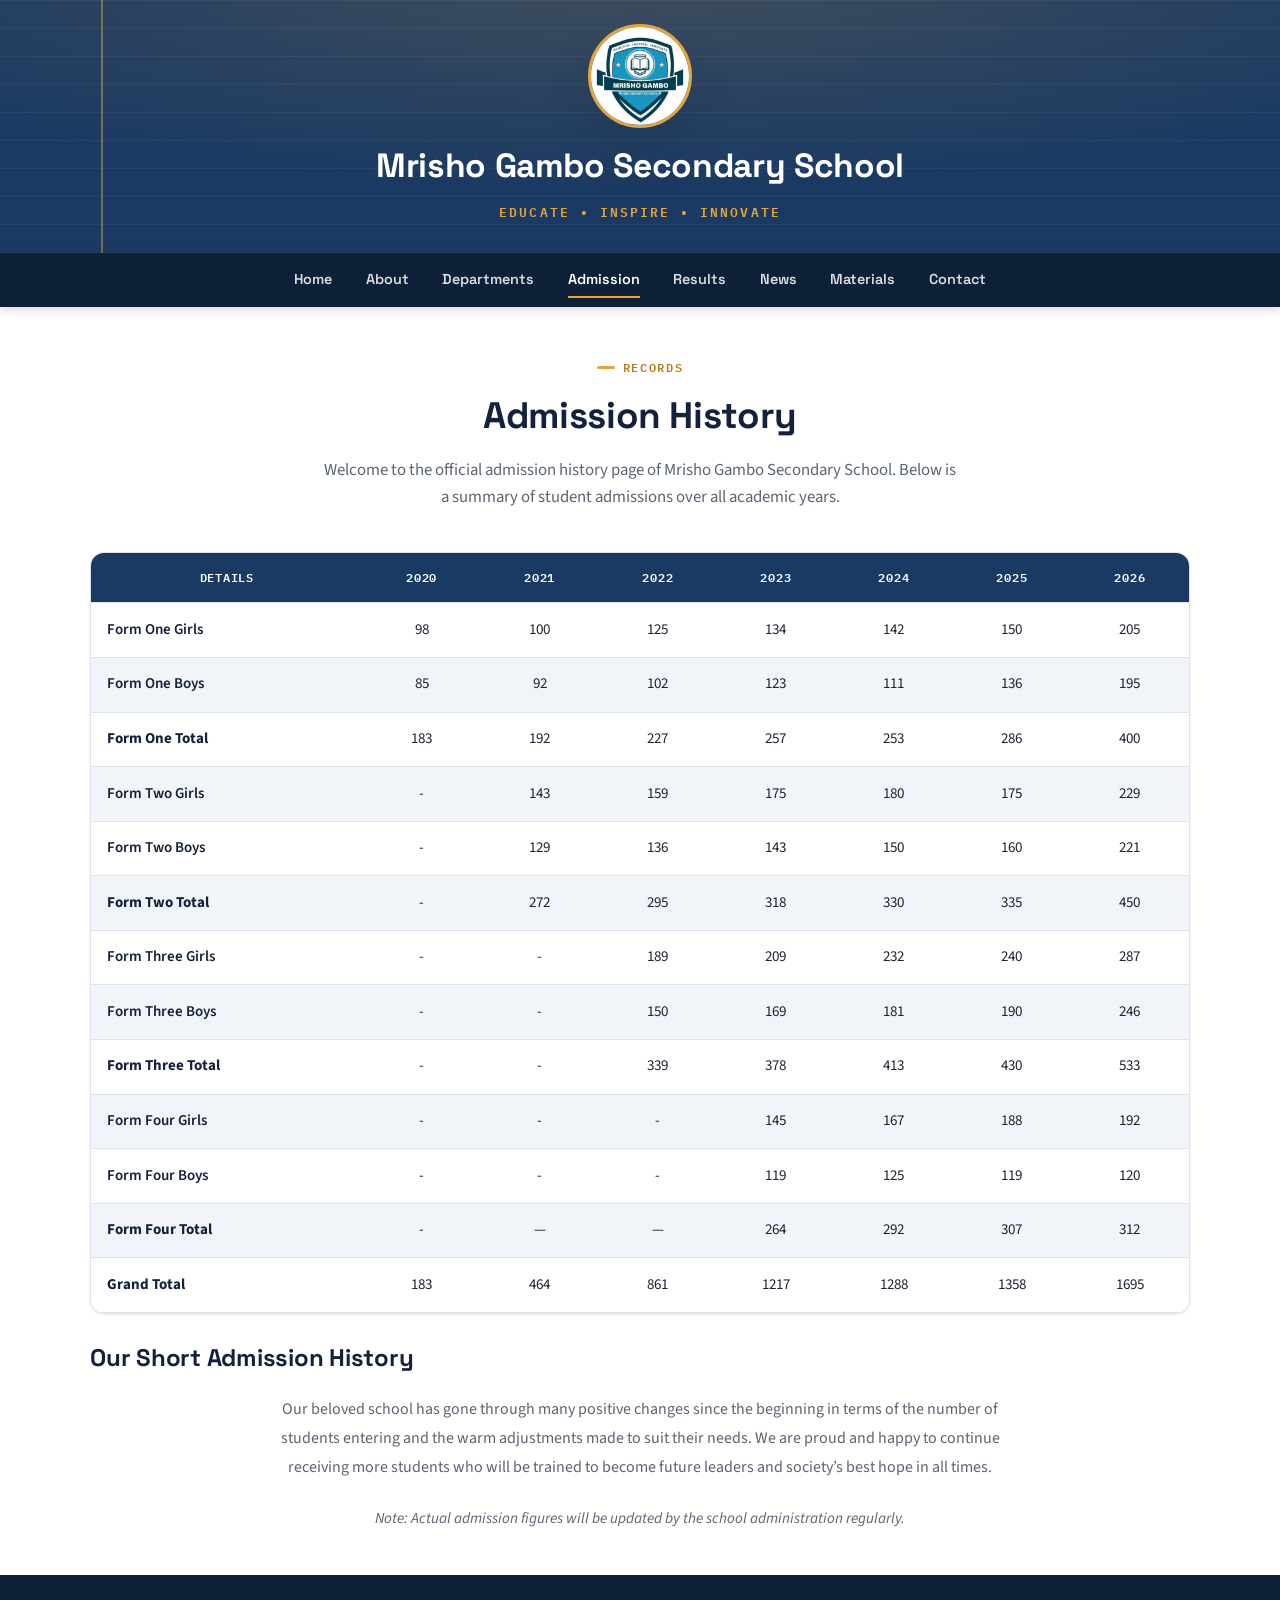
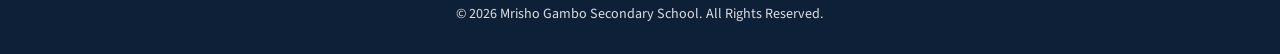
<file: admission.html>
<!DOCTYPE html>
<html lang="en">
<head>
  <meta charset="UTF-8">
  <meta name="viewport" content="width=device-width, initial-scale=1.0">
  <title>Admission | Mrisho Gambo Secondary School</title>
  <link rel="stylesheet" href="style.css">
</head>
<body>

  <header class="site-header">
    <div class="header-inner">
      <img src="school-logo.jpg" alt="Mrisho Gambo Secondary School Logo" class="school-logo">
      <h1>Mrisho Gambo Secondary School</h1>
      <p class="tagline">Educate • Inspire • Innovate</p>
    </div>
  </header>

    <nav class="main-nav">
    <div class="nav-inner">
      <span class="nav-brand">Menu</span>
      <button class="nav-toggle" aria-label="Toggle navigation menu" aria-expanded="false">
        <span></span><span></span><span></span>
      </button>
    </div>
    <ul>
      <li><a href="home.html">Home</a></li>
      <li><a href="about.html">About</a></li>
      <li><a href="departments.html">Departments</a></li>
      <li><a href="admission.html" class="active">Admission</a></li>
      <li><a href="results.html">Results</a></li>
      <li><a href="news.html">News</a></li>
      <li><a href="notes.html">Materials</a></li>
      <li><a href="contact.html">Contact</a></li>
    </ul>
  </nav>

  <main>
    <span class="eyebrow text-center">Records</span>
    <h1 class="page-title">Admission History</h1>
    <p class="page-subtitle">
      Welcome to the official admission history page of Mrisho Gambo Secondary School.
      Below is a summary of student admissions over all academic years.
    </p>

    <div class="table-wrap">
      <table>
        <thead>
          <tr>
            <th>Details</th>
            <th>2020</th>
            <th>2021</th>
            <th>2022</th>
            <th>2023</th>
            <th>2024</th>
            <th>2025</th>
            <th>2026</th>
          </tr>
        </thead>
        <tbody>
          <tr>
            <td>Form One Girls</td>
            <td>98</td><td>100</td><td>125</td><td>134</td><td>142</td><td>150</td><td>205</td>
          </tr>
          <tr>
            <td>Form One Boys</td>
            <td>85</td><td>92</td><td>102</td><td>123</td><td>111</td><td>136</td><td>195</td>
          </tr>
          <tr>
            <td><strong>Form One Total</strong></td>
            <td>183</td><td>192</td><td>227</td><td>257</td><td>253</td><td>286</td><td>400</td>
          </tr>
          <tr>
            <td>Form Two Girls</td>
            <td>-</td><td>143</td><td>159</td><td>175</td><td>180</td><td>175</td><td>229</td>
          </tr>
          <tr>
            <td>Form Two Boys</td>
            <td>-</td><td>129</td><td>136</td><td>143</td><td>150</td><td>160</td><td>221</td>
          </tr>
          <tr>
            <td><strong>Form Two Total</strong></td>
            <td>-</td><td>272</td><td>295</td><td>318</td><td>330</td><td>335</td><td>450</td>
          </tr>
          <tr>
            <td>Form Three Girls</td>
            <td>-</td><td>-</td><td>189</td><td>209</td><td>232</td><td>240</td><td>287</td>
          </tr>
          <tr>
            <td>Form Three Boys</td>
            <td>-</td><td>-</td><td>150</td><td>169</td><td>181</td><td>190</td><td>246</td>
          </tr>
          <tr>
            <td><strong>Form Three Total</strong></td>
            <td>-</td><td>-</td><td>339</td><td>378</td><td>413</td><td>430</td><td>533</td>
          </tr>
          <tr>
            <td>Form Four Girls</td>
            <td>-</td><td>-</td><td>-</td><td>145</td><td>167</td><td>188</td><td>192</td>
          </tr>
          <tr>
            <td>Form Four Boys</td>
            <td>-</td><td>-</td><td>-</td><td>119</td><td>125</td><td>119</td><td>120</td>
          </tr>
          <tr>
            <td><strong>Form Four Total</strong></td>
            <td>-</td><td>—</td><td>—</td><td>264</td><td>292</td><td>307</td><td>312</td>
          </tr>
          <tr>
            <td><strong>Grand Total</strong></td>
            <td>183</td><td>464</td><td>861</td><td>1217</td><td>1288</td><td>1358</td><td>1695</td>
          </tr>
        </tbody>
      </table>
    </div>

    <section class="mt-2">
      <h2>Our Short Admission History</h2>
      <p class="max-w-prose mx-auto text-muted leading-relaxed text-center">
        Our beloved school has gone through many positive changes since the beginning in terms of the number of students
        entering and the warm adjustments made to suit their needs. We are proud and happy to continue
        receiving more students who will be trained to become future leaders and society’s best hope in all times.
      </p>
      <p class="text-center mt-2 text-muted" style="font-size:0.95rem;">
        <em>Note: Actual admission figures will be updated by the school administration regularly.</em>
      </p>
    </section>
  </main>

  <footer class="site-footer">
    <p>&copy; 2026 Mrisho Gambo Secondary School. All Rights Reserved.</p>
  </footer>

  <script src="site.js" defer></script>
</body>
</html>
</file>
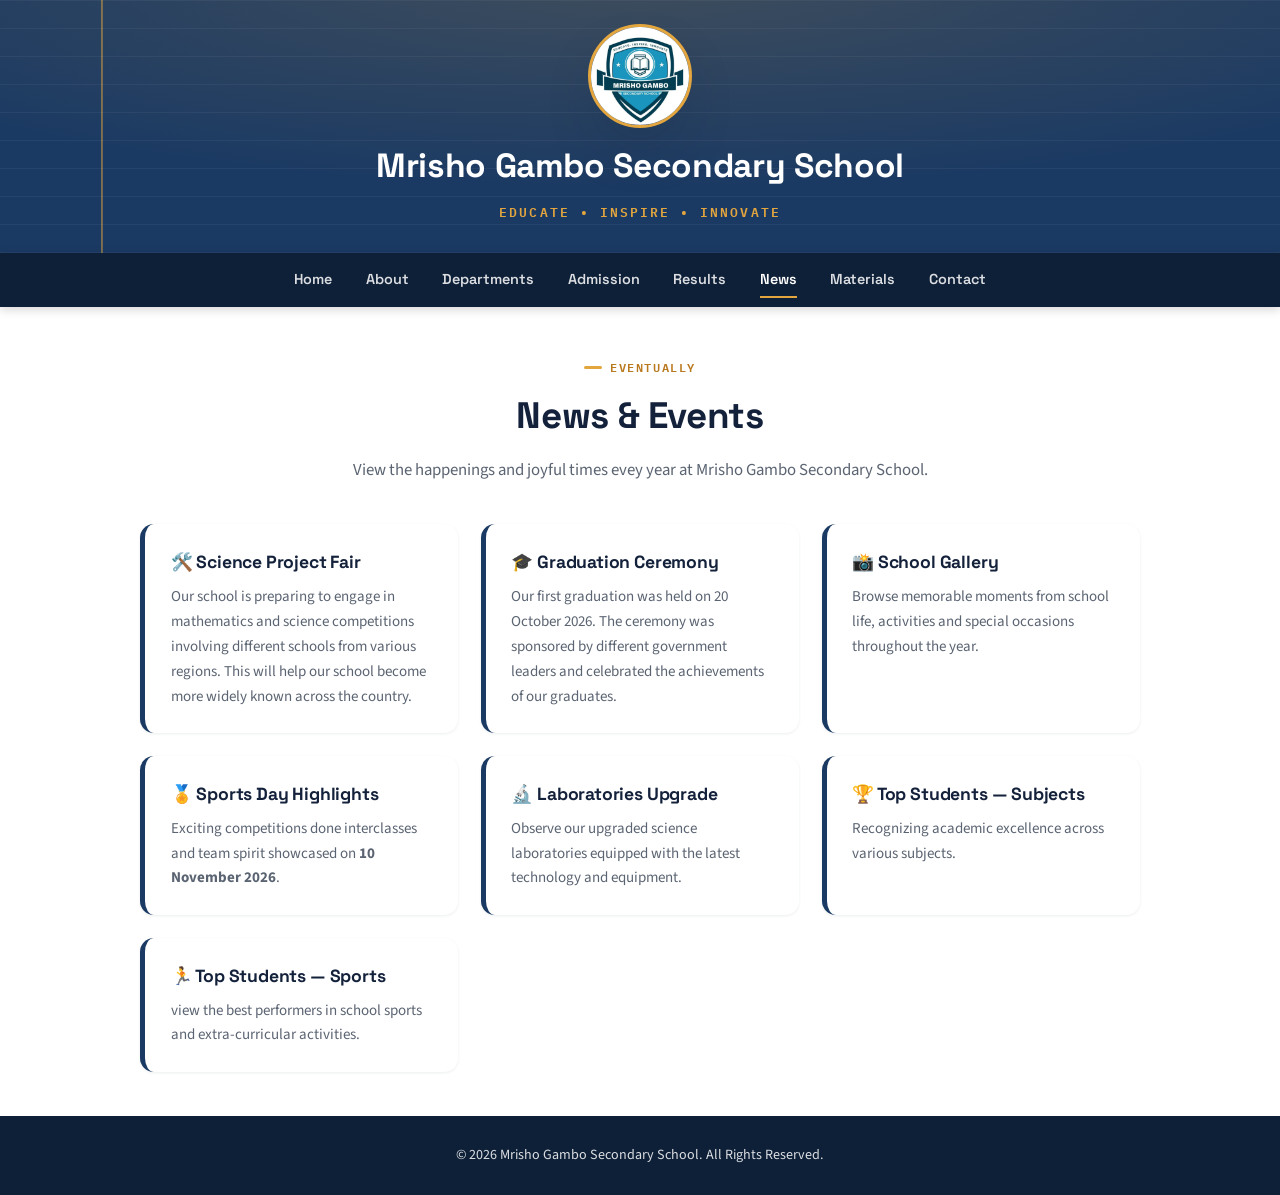
<file: news.html>
<!DOCTYPE html>
<html lang="en">
<head>
  <meta charset="UTF-8">
  <meta name="viewport" content="width=device-width, initial-scale=1.0">
  <title>News & Events | Mrisho Gambo Secondary School</title>
  <link rel="stylesheet" href="style.css">
</head>
<body>

  <header class="site-header">
    <div class="header-inner">
      <img src="school-logo.jpg" alt="Mrisho Gambo Secondary School Logo" class="school-logo">
      <h1>Mrisho Gambo Secondary School</h1>
      <p class="tagline">Educate • Inspire • Innovate</p>
    </div>
  </header>

    <nav class="main-nav">
    <div class="nav-inner">
      <span class="nav-brand">Menu</span>
      <button class="nav-toggle" aria-label="Toggle navigation menu" aria-expanded="false">
        <span></span><span></span><span></span>
      </button>
    </div>
    <ul>
      <li><a href="home.html">Home</a></li>
      <li><a href="about.html">About</a></li>
      <li><a href="departments.html">Departments</a></li>
      <li><a href="admission.html">Admission</a></li>
      <li><a href="results.html">Results</a></li>
      <li><a href="news.html" class="active">News</a></li>
      <li><a href="notes.html">Materials</a></li>
      <li><a href="contact.html">Contact</a></li>
    </ul>
  </nav>

  <main>
    <span class="eyebrow text-center">Eventually</span>
    <h1 class="page-title">News & Events</h1>
    <p class="page-subtitle">View the happenings and joyful times evey year at Mrisho Gambo Secondary School.</p>

    <div class="news-list">
      <div class="news-item">
        <h3>🛠️ <a href="javascript:void(0)" class="openModal" data-modal="projectsModal">Science Project Fair</a></h3>
        <p>Our school is preparing to engage in mathematics and science competitions involving different schools from various regions. This will help our school become more widely known across the country.</p>
      </div>

      <div class="news-item">
        <h3>🎓 <a href="javascript:void(0)" class="openModal" data-modal="graduationModal">Graduation Ceremony</a></h3>
        <p>Our first graduation was held on 20 October 2026. The ceremony was sponsored by different government leaders and celebrated the achievements of our graduates.</p>
      </div>

      <div class="news-item">
        <h3>📸 <a href="javascript:void(0)" class="openModal" data-modal="galleryModal">School Gallery</a></h3>
        <p>Browse memorable moments from school life, activities and special occasions throughout the year.</p>
      </div>

      <div class="news-item">
        <h3>🏅 <a href="javascript:void(0)" class="openModal" data-modal="sportsModal">Sports Day Highlights</a></h3>
        <p>Exciting competitions done interclasses and team spirit showcased on <strong>10 November 2026</strong>.</p>
      </div>

      <div class="news-item">
        <h3>🔬 <a href="javascript:void(0)" class="openModal" data-modal="labsModal">Laboratories Upgrade</a></h3>
        <p>Observe our upgraded science laboratories equipped with the latest technology and equipment.</p>
      </div>

      <div class="news-item">
        <h3>🏆 <a href="javascript:void(0)" class="openModal" data-modal="bestSubjectsModal">Top Students — Subjects</a></h3>
        <p>Recognizing academic excellence across various subjects.</p>
      </div>

      <div class="news-item">
        <h3>🏃 <a href="javascript:void(0)" class="openModal" data-modal="bestSportsModal">Top Students — Sports</a></h3>
        <p>view the best performers in school sports and extra-curricular activities.</p>
      </div>
    </div>
  </main>

  <!-- Modals -->
  <div id="projectsModal" class="modal">
    <div class="modal-content">
      <h2>Science Project Fair</h2>
      <img loading="lazy" src="a.jpg" alt="Science Project">
      <img loading="lazy" src="b.jpg" alt="Science Project">
      <img loading="lazy" src="c.jpg" alt="Science Project">
      <img loading="lazy" src="e.jpg" alt="Science Project">
      <img loading="lazy" src="f.jpg" alt="Science Project">
      <button class="close-btn">Close</button>
    </div>
  </div>

  <div id="graduationModal" class="modal">
    <div class="modal-content">
      <h2>Graduation Ceremony</h2>
      <img loading="lazy" src="a.jpg" alt="Graduation">
      <img loading="lazy" src="b.jpg" alt="Graduation">
      <img loading="lazy" src="c.jpg" alt="Graduation">
      <img loading="lazy" src="g.jpg" alt="Graduation">
      <button class="close-btn">Close</button>
    </div>
  </div>

  <div id="galleryModal" class="modal">
    <div class="modal-content">
      <h2>School Gallery</h2>
      <img loading="lazy" src="a.jpg" alt="Gallery">
      <img loading="lazy" src="b.jpg" alt="Gallery">
      <img loading="lazy" src="c.jpg" alt="Gallery">
      <img loading="lazy" src="e.jpg" alt="Gallery">
      <img loading="lazy" src="f.jpg" alt="Gallery">
      <img loading="lazy" src="g.jpg" alt="Gallery">
      <img loading="lazy" src="h.jpg" alt="Gallery">
      <button class="close-btn">Close</button>
    </div>
  </div>

  <div id="sportsModal" class="modal">
    <div class="modal-content">
      <h2>Sports Day Highlights</h2>
      <img loading="lazy" src="a.jpg" alt="Sports">
      <img loading="lazy" src="b.jpg" alt="Sports">
      <img loading="lazy" src="c.jpg" alt="Sports">
      <button class="close-btn">Close</button>
    </div>
  </div>

  <div id="labsModal" class="modal">
    <div class="modal-content">
      <h2>Laboratories Upgrade</h2>
      <img loading="lazy" src="a.jpg" alt="Lab">
      <img loading="lazy" src="b.jpg" alt="Lab">
      <img loading="lazy" src="c.jpg" alt="Lab">
      <button class="close-btn">Close</button>
    </div>
  </div>

  <div id="bestSubjectsModal" class="modal">
    <div class="modal-content">
      <h2>Best Students in Various Subjects</h2>
      <ul>
        <li><strong>Mathematics:</strong> Doreen Edward</li>
        <li><strong>Physics:</strong> Muzne Mohamedy</li>
        <li><strong>English:</strong> Elizabeth Charles</li>
        <li><strong>History:</strong> Vaileth Samora</li>
        <li><strong>Chemistry:</strong> Maureen Eliphas</li>
        <li><strong>Biology:</strong> Doreen Edward</li>
        <li><strong>Geography:</strong> Muzne Mohamedy</li>
        <li><strong>ICS:</strong> Elizabeth Charles</li>
        <li><strong>Civics:</strong> Vaileth Samora</li>
        <li><strong>Kiswahili:</strong> Maureen Eliphas</li>
        <li><strong>Bookkeeping:</strong> Doreen Edward</li>
        <li><strong>Commerce:</strong> Muzne Mohamedy</li>
        <li><strong>Literature:</strong> Elizabeth Charles</li>
      </ul>
      <button class="close-btn">Close</button>
    </div>
  </div>

  <div id="bestSportsModal" class="modal">
    <div class="modal-content">
      <h2>Best Students in Sports</h2>
      <ul>
        <li><strong>Soccer:</strong> Aisha Haruna</li>
        <li><strong>Netball:</strong> Aisha Haruna</li>
        <li><strong>Cleanliness:</strong> Aisha Haruna</li>
        <li><strong>Best Participant:</strong> Aisha Haruna</li>
        <li><strong>Discipline:</strong> Aisha Haruna</li>
      </ul>
      <button class="close-btn">Close</button>
    </div>
  </div>

  <footer class="site-footer">
    <p>&copy; 2026 Mrisho Gambo Secondary School. All Rights Reserved.</p>
  </footer>

  <script>
    const modals = document.querySelectorAll('.modal');
    const openLinks = document.querySelectorAll('.openModal');

    openLinks.forEach(link => {
      link.addEventListener('click', () => {
        const id = link.getAttribute('data-modal');
        document.getElementById(id).style.display = 'block';
      });
    });

    modals.forEach(modal => {
      const btn = modal.querySelector('.close-btn');
      if (btn) btn.addEventListener('click', () => modal.style.display = 'none');
    });

    window.addEventListener('click', e => {
      modals.forEach(m => { if (e.target === m) m.style.display = 'none'; });
    });

    window.addEventListener('keydown', e => {
      if (e.key === 'Escape') modals.forEach(m => m.style.display = 'none');
    });
  </script>

  <script src="site.js" defer></script>
</body>
</html>
</file>
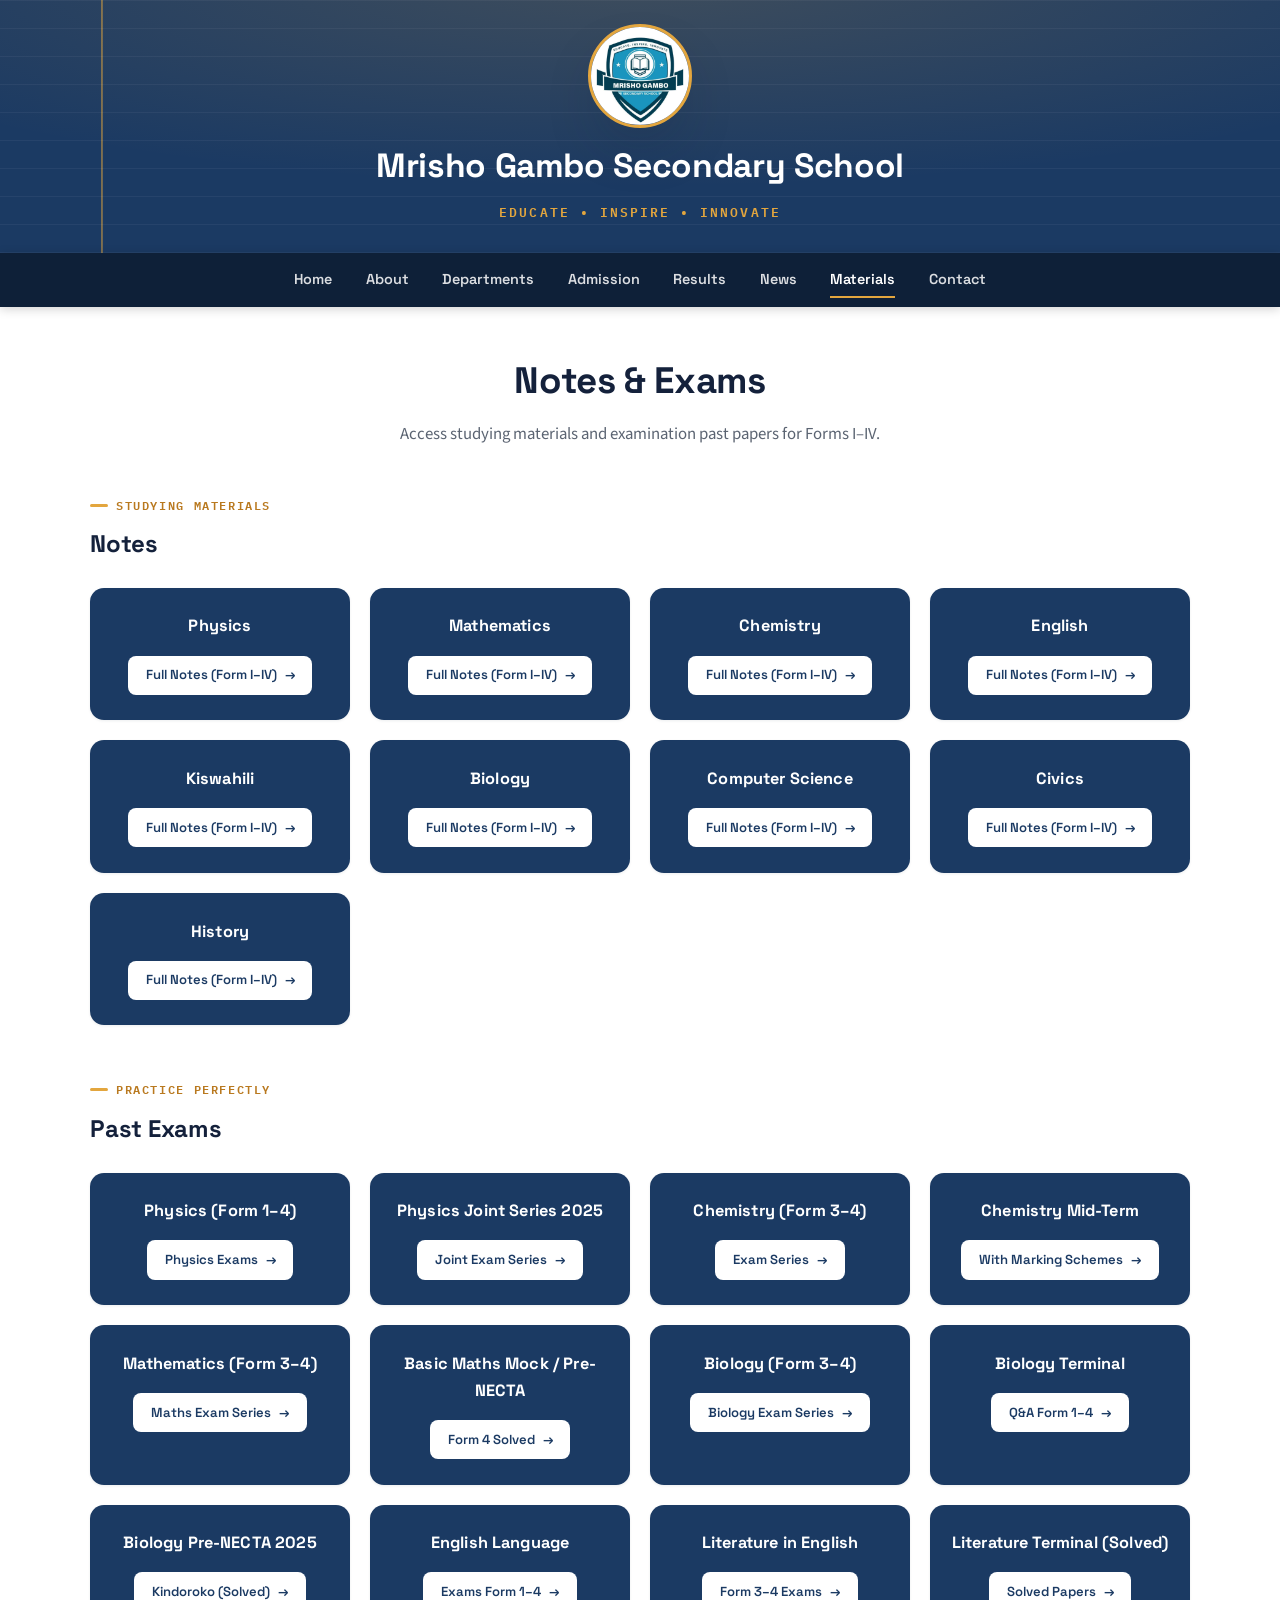
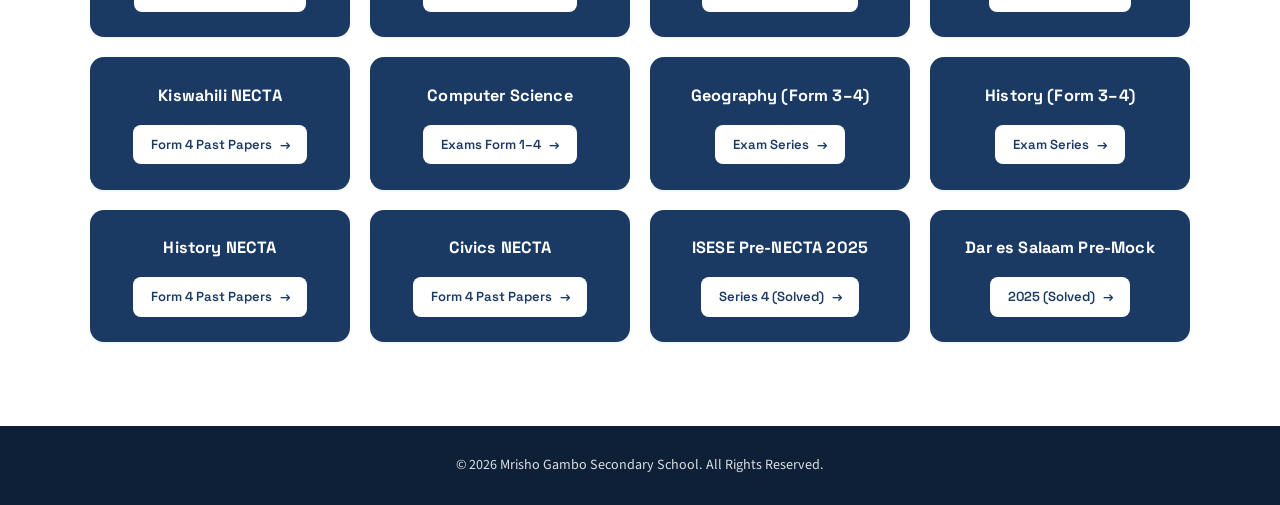
<file: notes.html>
<!DOCTYPE html>
<html lang="en">
<head>
  <meta charset="UTF-8">
  <meta name="viewport" content="width=device-width, initial-scale=1.0">
  <title>Notes & Exams | Mrisho Gambo Secondary School</title>
  <link rel="stylesheet" href="style.css">
</head>
<body>

  <header class="site-header">
    <div class="header-inner">
      <img src="school-logo.jpg" alt="Mrisho Gambo Secondary School Logo" class="school-logo">
      <h1>Mrisho Gambo Secondary School</h1>
      <p class="tagline">Educate • Inspire • Innovate</p>
    </div>
  </header>

    <nav class="main-nav">
    <div class="nav-inner">
      <span class="nav-brand">Menu</span>
      <button class="nav-toggle" aria-label="Toggle navigation menu" aria-expanded="false">
        <span></span><span></span><span></span>
      </button>
    </div>
    <ul>
      <li><a href="home.html">Home</a></li>
      <li><a href="about.html">About</a></li>
      <li><a href="departments.html">Departments</a></li>
      <li><a href="admission.html">Admission</a></li>
      <li><a href="results.html">Results</a></li>
      <li><a href="news.html">News</a></li>
      <li><a href="notes.html" class="active">Materials</a></li>
      <li><a href="contact.html">Contact</a></li>
    </ul>
  </nav>

  <main>
    <h1 class="page-title">Notes & Exams</h1>
    <p class="page-subtitle">Access studying materials and examination  past papers for Forms I–IV.</p>

    <section>
      <span class="eyebrow">Studying materials</span>
      <h2>Notes</h2>
      <div class="materials-grid">
        <div class="material-card">
          <h3>Physics</h3>
          <a class="btn" href="https://wazaelimu.com/Physical/" target="_blank" rel="noopener">Full Notes (Form I–IV)</a>
        </div>
        <div class="material-card">
          <h3>Mathematics</h3>
          <a class="btn" href="https://wazaelimu.com/Math/" target="_blank" rel="noopener">Full Notes (Form I–IV)</a>
        </div>
        <div class="material-card">
          <h3>Chemistry</h3>
          <a class="btn" href="https://wazaelimu.com/Chemistrylevel-form-1-4/" target="_blank" rel="noopener">Full Notes (Form I–IV)</a>
        </div>
        <div class="material-card">
          <h3>English</h3>
          <a class="btn" href="https://wazaelimu.com/english-full-notes-ordinary-level-form-1-4/" target="_blank" rel="noopener">Full Notes (Form I–IV)</a>
        </div>
        <div class="material-card">
          <h3>Kiswahili</h3>
          <a class="btn" href="https://wazaelimu.com/notes-za-kiswahili-form-1-mada-zote/" target="_blank" rel="noopener">Full Notes (Form I–IV)</a>
        </div>
        <div class="material-card">
          <h3>Biology</h3>
          <a class="btn" href="https://wazaelimu.com/Biology/" target="_blank" rel="noopener">Full Notes (Form I–IV)</a>
        </div>
        <div class="material-card">
          <h3>Computer Science</h3>
          <a class="btn" href="https://wazaelimu.com/computer-science/" target="_blank" rel="noopener">Full Notes (Form I–IV)</a>
        </div>
        <div class="material-card">
          <h3>Civics</h3>
          <a class="btn" href="https://wazaelimu.com/Civics/" target="_blank" rel="noopener">Full Notes (Form I–IV)</a>
        </div>
        <div class="material-card">
          <h3>History</h3>
          <a class="btn" href="https://wazaelimu.com/History/" target="_blank" rel="noopener">Full Notes (Form I–IV)</a>
        </div>
      </div>
    </section>

    <section>
      <span class="eyebrow">Practice Perfectly</span>
      <h2>Past Exams</h2>
      <div class="materials-grid">
        <div class="material-card">
          <h3>Physics (Form 1–4)</h3>
          <a class="btn" href="https://wazaelimu.com/physics-form-1-4-midterm-terminal-annual-exams/" target="_blank" rel="noopener">Physics Exams</a>
        </div>
        <div class="material-card">
          <h3>Physics Joint Series 2025</h3>
          <a class="btn" href="https://wazaelimu.com/physics-form-1-4-joint-examination-series-2025/" target="_blank" rel="noopener">Joint Exam Series</a>
        </div>
        <div class="material-card">
          <h3>Chemistry (Form 3–4)</h3>
          <a class="btn" href="https://wazaelimu.com/chemistry-examination-series-form-3-4/" target="_blank" rel="noopener">Exam Series</a>
        </div>
        <div class="material-card">
          <h3>Chemistry Mid-Term</h3>
          <a class="btn" href="https://wazaelimu.com/chemistry-mid-term-exams-form-1-4-with-marking-scchemes/" target="_blank" rel="noopener">With Marking Schemes</a>
        </div>
        <div class="material-card">
          <h3>Mathematics (Form 3–4)</h3>
          <a class="btn" href="https://wazaelimu.com/mathematics-form-3-4-exams-series-mock-pre-necta-joints-solved/" target="_blank" rel="noopener">Maths Exam Series</a>
        </div>
        <div class="material-card">
          <h3>Basic Maths Mock / Pre-NECTA</h3>
          <a class="btn" href="https://wazaelimu.com/basic-mathematics-mock-pre-necta-solved-form-4/" target="_blank" rel="noopener">Form 4 Solved</a>
        </div>
        <div class="material-card">
          <h3>Biology (Form 3–4)</h3>
          <a class="btn" href="https://wazaelimu.com/biology-exam-series-form-3-4-mock-pre-necta-joints-solved/" target="_blank" rel="noopener">Biology Exam Series</a>
        </div>
        <div class="material-card">
          <h3>Biology Terminal</h3>
          <a class="btn" href="https://wazaelimu.com/biology-terminal-exams-form-1-4-questions-with-answers/" target="_blank" rel="noopener">Q&A Form 1–4</a>
        </div>
        <div class="material-card">
          <h3>Biology Pre-NECTA 2025</h3>
          <a class="btn" href="https://wazaelimu.com/biology-form-four-pre-necta-kindoroko-girls-2025-with-marking-schemes/" target="_blank" rel="noopener">Kindoroko (Solved)</a>
        </div>
        <div class="material-card">
          <h3>English Language</h3>
          <a class="btn" href="https://wazaelimu.com/english-language-form-1-4-midterm-terminal-annual-exams/" target="_blank" rel="noopener">Exams Form 1–4</a>
        </div>
        <div class="material-card">
          <h3>Literature in English</h3>
          <a class="btn" href="https://wazaelimu.com/literature-in-english-form-3-4-midterm-terminal-annual-exams/" target="_blank" rel="noopener">Form 3–4 Exams</a>
        </div>
        <div class="material-card">
          <h3>Literature Terminal (Solved)</h3>
          <a class="btn" href="https://wazaelimu.com/literature-in-english-terminal-exam-form-3-4-solved/" target="_blank" rel="noopener">Solved Papers</a>
        </div>
        <div class="material-card">
          <h3>Kiswahili NECTA</h3>
          <a class="btn" href="https://wazaelimu.com/kiswahili-studies-necta-past-papers-form-4-download/" target="_blank" rel="noopener">Form 4 Past Papers</a>
        </div>
        <div class="material-card">
          <h3>Computer Science</h3>
          <a class="btn" href="https://wazaelimu.com/computer-science-form-1-4-midterm-terminal-annual-exams/" target="_blank" rel="noopener">Exams Form 1–4</a>
        </div>
        <div class="material-card">
          <h3>Geography (Form 3–4)</h3>
          <a class="btn" href="https://wazaelimu.com/geography-exam-series-form-3-4-mock-pre-necta-joints-solved/" target="_blank" rel="noopener">Exam Series</a>
        </div>
        <div class="material-card">
          <h3>History (Form 3–4)</h3>
          <a class="btn" href="https://wazaelimu.com/history-exam-series-form-3-4-mock-pre-necta-joints-solved/" target="_blank" rel="noopener">Exam Series</a>
        </div>
        <div class="material-card">
          <h3>History NECTA</h3>
          <a class="btn" href="https://wazaelimu.com/history-necta-past-papers-form-4-download/" target="_blank" rel="noopener">Form 4 Past Papers</a>
        </div>
        <div class="material-card">
          <h3>Civics NECTA</h3>
          <a class="btn" href="https://wazaelimu.com/civics-necta-past-papers-form-4-civics-download/" target="_blank" rel="noopener">Form 4 Past Papers</a>
        </div>
        <div class="material-card">
          <h3>ISESE Pre-NECTA 2025</h3>
          <a class="btn" href="https://wazaelimu.com/form-four-pre-necta-isese-series-4-2025-with-marking-schemes/" target="_blank" rel="noopener">Series 4 (Solved)</a>
        </div>
        <div class="material-card">
          <h3>Dar es Salaam Pre-Mock</h3>
          <a class="btn" href="https://wazaelimu.com/form-four-pre-mock-exam-dar-es-salaam-2025-with-marking-schemes/" target="_blank" rel="noopener">2025 (Solved)</a>
        </div>
      </div>
    </section>
  </main>

  <footer class="site-footer">
    <p>&copy; 2026 Mrisho Gambo Secondary School. All Rights Reserved.</p>
  </footer>

  <script src="site.js" defer></script>
</body>
</html>
</file>
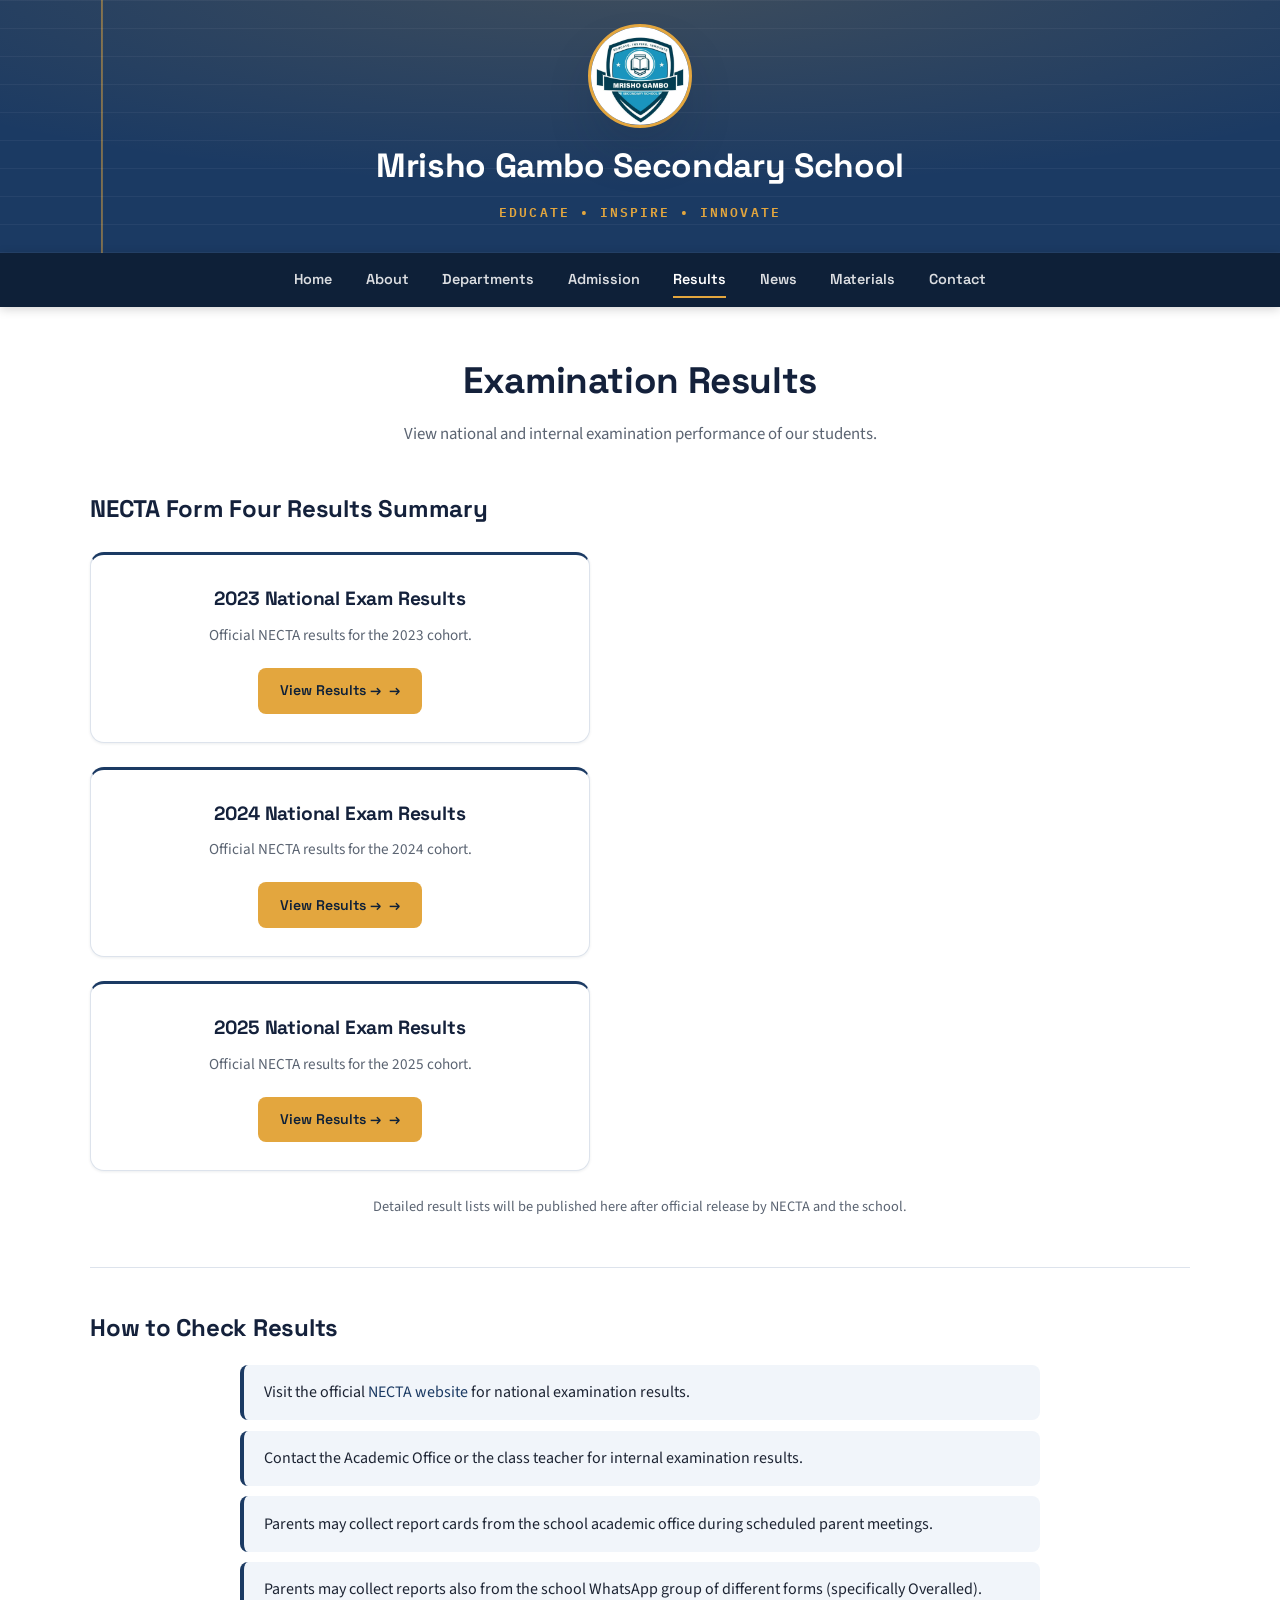
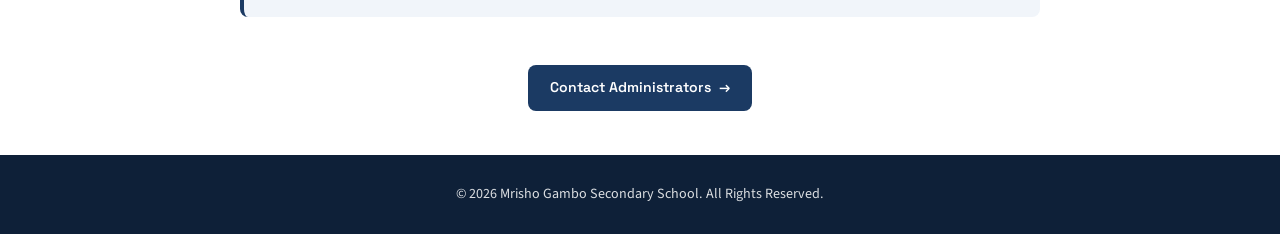
<file: results.html>
<!DOCTYPE html>
<html lang="en">
<head>
  <meta charset="UTF-8">
  <meta name="viewport" content="width=device-width, initial-scale=1.0">
  <title>Results | Mrisho Gambo Secondary School</title>
  <link rel="stylesheet" href="style.css">
  <link rel="icon" href="favicon.svg" type="image/svg+xml">
  <script src="analytics.js"></script>
</head>
<body>

  <header class="site-header">
    <div class="header-inner">
      <img src="school-logo.jpg" alt="Mrisho Gambo Secondary School Logo" class="school-logo">
      <h1>Mrisho Gambo Secondary School</h1>
      <p class="tagline">Educate &bull; Inspire &bull; Innovate</p>
    </div>
  </header>

    <nav class="main-nav">
    <div class="nav-inner">
      <span class="nav-brand">Menu</span>
      <button class="nav-toggle" aria-label="Toggle navigation menu" aria-expanded="false">
        <span></span><span></span><span></span>
      </button>
    </div>
    <ul>
      <li><a href="home.html">Home</a></li>
      <li><a href="about.html">About</a></li>
      <li><a href="departments.html">Departments</a></li>
      <li><a href="admission.html">Admission</a></li>
      <li><a href="results.html" class="active">Results</a></li>
      <li><a href="news.html">News</a></li>
      <li><a href="notes.html">Materials</a></li>
      <li><a href="contact.html">Contact</a></li>
    </ul>
  </nav>

  <main>
    <h1 class="page-title">Examination Results</h1>
    <p class="page-subtitle">View national and internal examination performance of our students.</p>

    <section>
      <h2>NECTA Form Four Results Summary</h2>

      <div class="card-grid" style="max-width:500px;">
        <div class="card" style="text-align:center;">
          <h3>2023 National Exam Results</h3>
          <p>Official NECTA results for the 2023 cohort.</p>
          <a href="https://onlinesys.necta.go.tz/results/2023/csee/results/s5930.htm" target="_blank" rel="noopener" class="btn btn-accent">View Results &rarr;</a>
        </div>
        <div class="card" style="text-align:center;">
          <h3>2024 National Exam Results</h3>
          <p>Official NECTA results for the 2024 cohort.</p>
          <a href="https://onlinesys.necta.go.tz/results/2024/csee/results/s5930.htm" target="_blank" rel="noopener" class="btn btn-accent">View Results &rarr;</a>
        </div>
        <div class="card" style="text-align:center;">
          <h3>2025 National Exam Results</h3>
          <p>Official NECTA results for the 2025 cohort.</p>
          <a href="https://onlinesys.necta.go.tz/results/2025/csee/results/s5930.htm" target="_blank" rel="noopener" class="btn btn-accent">View Results &rarr;</a>
        </div>
      </div>
      
      <p class="text-center note-sm mt-2">
        Detailed result lists will be published here after official release by NECTA and the school.
      </p>
    </section>

    <hr>

    <section>
      <h2>How to Check Results</h2>
      <ul class="content-list">
        <li>Visit the official <a href="https://www.necta.go.tz" target="_blank" rel="noopener">NECTA website</a> for national examination results.</li>
        <li>Contact the Academic Office or the class teacher for internal examination results.</li>
        <li>Parents may collect report cards from the school academic office during scheduled parent meetings.</li>
        <li>Parents may collect reports also from the school WhatsApp group of different forms (specifically Overalled).</li>
      </ul>
    </section>

    <section class="text-center mt-2">
      <a href="contact.html" class="btn">Contact Administrators</a>
    </section>
  </main>

  <footer class="site-footer">
    <p>&copy; 2026 Mrisho Gambo Secondary School. All Rights Reserved.</p>
  </footer>

  <script src="site.js" defer></script>
</body>
</html>
</file>
<file: style.css>
/* ==================================================================
   Mrisho Gambo Secondary School — Shared Styles
   Design system: exercise-book ruled margins, brass gold + deep
   indigo, Space Grotesk headings over Source Sans body copy.
   ================================================================== */

@import url('https://fonts.googleapis.com/css2?family=Space+Grotesk:wght@500;600;700&family=Source+Sans+3:wght@400;500;600;700&family=Source+Serif+4:ital,opsz,wght@0,8..60,500;1,8..60,500&family=IBM+Plex+Mono:wght@500;600&display=swap');

:root {
  /* Color */
  --ink: #14213b;
  --indigo: #1b3a63;
  --indigo-deep: #0e2038;
  --gold: #e3a63e;
  --gold-deep: #b9791f;
  --leaf: #2f7a56;
  --leaf-deep: #21573d;
  --paper: #ffffff;
  --panel: #f1f5fa;
  --panel-deep: #e7edf5;
  --line: #dde3ec;
  --text: #1d2433;
  --text-muted: #5b6472;

  /* Elevation */
  --shadow-sm: 0 1px 3px rgba(14, 32, 56, 0.08);
  --shadow: 0 10px 28px -12px rgba(14, 32, 56, 0.22);
  --shadow-lg: 0 26px 60px -18px rgba(14, 32, 56, 0.3);

  /* Shape / motion */
  --radius-sm: 8px;
  --radius: 14px;
  --radius-lg: 24px;
  --ease: cubic-bezier(0.4, 0, 0.2, 1);
  --speed: 0.25s;

  /* Type */
  --font-display: 'Space Grotesk', 'Segoe UI', sans-serif;
  --font-body: 'Source Sans 3', 'Segoe UI', sans-serif;
  --font-serif: 'Source Serif 4', Georgia, serif;
  --font-mono: 'IBM Plex Mono', 'Consolas', monospace;
}

*, *::before, *::after { box-sizing: border-box; margin: 0; padding: 0; }

html { scroll-behavior: smooth; }

@media (prefers-reduced-motion: reduce) {
  html { scroll-behavior: auto; }
  *, *::before, *::after { animation-duration: 0.01ms !important; animation-iteration-count: 1 !important; transition-duration: 0.01ms !important; }
}

body {
  font-family: var(--font-body);
  background: var(--paper);
  color: var(--text);
  line-height: 1.65;
  min-height: 100vh;
  display: flex;
  flex-direction: column;
}

img { max-width: 100%; height: auto; display: block; }

a { color: var(--indigo); text-decoration: none; transition: color var(--speed) var(--ease); }
a:hover { color: var(--gold-deep); }

:focus-visible {
  outline: 3px solid var(--gold);
  outline-offset: 2px;
  border-radius: 4px;
}

h1, h2, h3, h4 { font-family: var(--font-display); color: var(--ink); font-weight: 700; letter-spacing: -0.01em; }

/* ========== EYEBROW / LABEL ========== */
.eyebrow {
  display: inline-flex;
  align-items: center;
  gap: 0.5rem;
  font-family: var(--font-mono);
  font-size: 0.72rem;
  font-weight: 600;
  letter-spacing: 0.14em;
  text-transform: uppercase;
  color: var(--gold-deep);
  margin-bottom: 0.6rem;
}

.eyebrow::before {
  content: "";
  width: 18px;
  height: 3px;
  background: var(--gold);
  border-radius: 2px;
  flex-shrink: 0;
}

/* ========== HEADER ========== */
.site-header {
  position: relative;
  background: var(--indigo);
  color: var(--white, #fff);
  padding: 1.5rem 1.5rem 0;
  text-align: center;
  overflow: hidden;
  isolation: isolate;
}

/* Exercise-book ruled-paper texture + margin line — the site's signature motif */
.site-header::before {
  content: "";
  position: absolute;
  inset: 0;
  z-index: -1;
  background-image:
    linear-gradient(rgba(255, 255, 255, 0.055) 1px, transparent 1px),
    linear-gradient(90deg, transparent calc(8% - 1px), rgba(227, 166, 62, 0.55) calc(8% - 1px), rgba(227, 166, 62, 0.55) 8%, transparent calc(8% + 1px));
  background-size: 100% 28px, 100% 100%;
  background-repeat: repeat, no-repeat;
  opacity: 0.9;
}

.site-header::after {
  content: "";
  position: absolute;
  inset: 0;
  z-index: -1;
  background: radial-gradient(120% 140% at 50% -10%, rgba(227, 166, 62, 0.18), transparent 60%);
}

.header-inner {
  max-width: 1140px;
  margin: 0 auto;
  display: flex;
  flex-direction: column;
  align-items: center;
  gap: 0.5rem;
  padding-bottom: 1.6rem;
}

.school-logo {
  width: 104px;
  height: 104px;
  border-radius: 50%;
  object-fit: cover;
  border: 3px solid var(--gold);
  box-shadow: var(--shadow-lg);
  background: var(--paper);
}

.site-header h1 {
  font-size: clamp(1.5rem, 1.1rem + 1.5vw, 2.1rem);
  font-weight: 700;
  letter-spacing: -0.01em;
  margin: 0.15rem 0 0;
  color: var(--paper);
}

.site-header .tagline {
  font-family: var(--font-mono);
  font-size: 0.8rem;
  font-weight: 600;
  letter-spacing: 0.16em;
  text-transform: uppercase;
  color: var(--gold);
  margin-bottom: 0.25rem;
}

/* ========== NAVIGATION ========== */
.main-nav {
  background: var(--indigo-deep);
  position: sticky;
  top: 0;
  z-index: 200;
  box-shadow: 0 2px 10px rgba(0, 0, 0, 0.18);
}

.nav-inner {
  max-width: 1140px;
  margin: 0 auto;
  display: flex;
  align-items: center;
  justify-content: space-between;
  padding: 0 1rem;
}

.nav-brand {
  display: none;
  font-family: var(--font-display);
  font-weight: 700;
  color: var(--paper);
  font-size: 0.95rem;
  padding: 0.9rem 0;
}

.nav-toggle {
  display: none;
  flex-direction: column;
  justify-content: center;
  align-items: center;
  gap: 5px;
  width: 42px;
  height: 42px;
  margin: 0.55rem 0;
  background: transparent;
  border: 1px solid rgba(255, 255, 255, 0.25);
  border-radius: var(--radius-sm);
  cursor: pointer;
}

.nav-toggle span {
  display: block;
  width: 20px;
  height: 2px;
  background: var(--paper);
  border-radius: 2px;
  transition: transform var(--speed) var(--ease), opacity var(--speed) var(--ease);
}

.nav-toggle[aria-expanded="true"] span:nth-child(1) { transform: translateY(7px) rotate(45deg); }
.nav-toggle[aria-expanded="true"] span:nth-child(2) { opacity: 0; }
.nav-toggle[aria-expanded="true"] span:nth-child(3) { transform: translateY(-7px) rotate(-45deg); }

.main-nav ul {
  list-style: none;
  display: flex;
  flex-wrap: wrap;
  justify-content: center;
  margin: 0 auto;
  padding: 0;
}

.main-nav a {
  position: relative;
  display: block;
  color: rgba(255, 255, 255, 0.85);
  padding: 0.95rem 1.05rem;
  font-family: var(--font-display);
  font-weight: 600;
  font-size: 0.9rem;
  transition: color var(--speed) var(--ease);
}

.main-nav a::after {
  content: "";
  position: absolute;
  left: 1.05rem;
  right: 1.05rem;
  bottom: 0.55rem;
  height: 2px;
  background: var(--gold);
  transform: scaleX(0);
  transform-origin: left;
  transition: transform var(--speed) var(--ease);
}

.main-nav a:hover,
.main-nav a.active {
  color: var(--paper);
}

.main-nav a:hover::after,
.main-nav a.active::after {
  transform: scaleX(1);
}

/* ========== MAIN CONTENT ========== */
main {
  flex: 1;
  width: 100%;
  max-width: 1140px;
  margin: 0 auto;
  padding: 2.75rem 1.25rem;
}

.page-title {
  text-align: center;
  font-size: clamp(1.7rem, 1.4rem + 1.2vw, 2.3rem);
  color: var(--ink);
  margin-bottom: 0.6rem;
}

.page-subtitle {
  text-align: center;
  color: var(--text-muted);
  max-width: 640px;
  margin: 0 auto 2.5rem;
  font-size: 1.05rem;
}

section { margin-bottom: 3rem; }
section:last-child { margin-bottom: 0; }

section > h2 {
  color: var(--ink);
  font-size: 1.5rem;
  margin-bottom: 1.1rem;
}

hr {
  border: none;
  border-top: 1px solid var(--line);
  margin: 2.5rem 0;
}

/* Reveal-on-scroll (progressive enhancement via site.js) */
.reveal {
  opacity: 0;
  transform: translateY(16px);
  transition: opacity 0.6s var(--ease), transform 0.6s var(--ease);
}

.reveal.is-visible { opacity: 1; transform: none; }

/* ========== CARDS ========== */
.card-grid {
  display: grid;
  grid-template-columns: repeat(auto-fit, minmax(250px, 1fr));
  gap: 1.5rem;
  margin: 1.5rem 0;
}

.card {
  background: var(--paper);
  border-radius: var(--radius);
  padding: 1.75rem 1.5rem;
  box-shadow: var(--shadow-sm);
  transition: transform var(--speed) var(--ease), box-shadow var(--speed) var(--ease), border-color var(--speed) var(--ease);
  text-align: left;
  border: 1px solid var(--line);
  border-top: 3px solid var(--indigo);
}

.card:hover {
  transform: translateY(-5px);
  box-shadow: var(--shadow);
  border-top-color: var(--gold);
}

.card h3 { color: var(--ink); font-size: 1.2rem; margin-bottom: 0.5rem; }
.card p { color: var(--text-muted); font-size: 0.95rem; margin-bottom: 1.25rem; }

.btn {
  display: inline-flex;
  align-items: center;
  gap: 0.5rem;
  background: var(--indigo);
  color: var(--paper);
  padding: 0.7rem 1.4rem;
  border-radius: var(--radius-sm);
  font-family: var(--font-display);
  font-weight: 600;
  font-size: 0.88rem;
  border: none;
  cursor: pointer;
  transition: background var(--speed) var(--ease), transform var(--speed) var(--ease), box-shadow var(--speed) var(--ease);
}

.btn::after { content: "\2192"; transition: transform var(--speed) var(--ease); }
.btn:hover { background: var(--indigo-deep); color: var(--paper); transform: translateY(-2px); box-shadow: var(--shadow); }
.btn:hover::after { transform: translateX(3px); }

.btn-accent { background: var(--gold); color: var(--indigo-deep); }
.btn-accent:hover { background: var(--gold-deep); color: var(--paper); }

/* ========== LISTS ========== */
.content-list {
  list-style: none;
  max-width: 800px;
  margin: 0 auto;
}

.content-list li {
  background: var(--panel);
  padding: 0.95rem 1.25rem;
  margin-bottom: 0.65rem;
  border-radius: var(--radius-sm);
  border-left: 4px solid var(--indigo);
  line-height: 1.55;
}

.content-list li strong { color: var(--indigo); font-family: var(--font-display); }

/* ========== TABLES ========== */
.table-wrap {
  overflow-x: auto;
  margin: 1.5rem 0;
  border-radius: var(--radius);
  box-shadow: var(--shadow-sm);
  background: var(--paper);
  border: 1px solid var(--line);
}

table { width: 100%; border-collapse: collapse; min-width: 600px; }

th, td { padding: 0.9rem 1rem; text-align: center; border-bottom: 1px solid var(--line); font-size: 0.94rem; }

th {
  background: var(--indigo);
  color: var(--paper);
  font-family: var(--font-mono);
  font-weight: 600;
  font-size: 0.78rem;
  letter-spacing: 0.06em;
  text-transform: uppercase;
  white-space: nowrap;
}

tr:nth-child(even) { background: var(--panel); }
tr:hover { background: var(--panel-deep); }

td:first-child { text-align: left; font-weight: 600; white-space: nowrap; color: var(--ink); }

/* ========== PROFILE / FLIP CARDS ========== */
.profile-row {
  display: flex;
  flex-wrap: wrap;
  gap: 2rem;
  align-items: center;
  margin: 1.75rem 0;
  background: var(--panel);
  padding: 1.75rem;
  border-radius: var(--radius-lg);
}

.profile-text { flex: 1; min-width: 260px; }
.profile-text p { color: var(--text-muted); line-height: 1.75; }

/* Leadership portrait — static, no interaction required to read it */
.person-card {
  width: 190px;
  flex-shrink: 0;
  text-align: center;
}

.person-photo {
  width: 132px;
  height: 132px;
  border-radius: 50%;
  object-fit: cover;
  margin: 0 auto 0.9rem;
  border: 3px solid var(--gold);
  box-shadow: var(--shadow);
}

.person-card h3 { font-size: 1.05rem; color: var(--ink); margin-bottom: 0.2rem; }

.person-card .person-role {
  font-family: var(--font-mono);
  font-size: 0.72rem;
  font-weight: 600;
  letter-spacing: 0.08em;
  text-transform: uppercase;
  color: var(--gold-deep);
}

/* Department cards — subject header strip + head-of-department row, always visible */
.dept-grid {
  display: grid;
  grid-template-columns: repeat(auto-fill, minmax(220px, 1fr));
  gap: 1.25rem;
  margin: 1.5rem 0;
}

.dept-card {
  background: var(--paper);
  border-radius: var(--radius);
  overflow: hidden;
  border: 1px solid var(--line);
  box-shadow: var(--shadow-sm);
  transition: transform var(--speed) var(--ease), box-shadow var(--speed) var(--ease);
}

.dept-card:hover { transform: translateY(-4px); box-shadow: var(--shadow); }

.dept-top {
  color: var(--paper);
  font-family: var(--font-display);
  font-weight: 700;
  font-size: 0.85rem;
  letter-spacing: 0.02em;
  padding: 0.85rem 1rem;
  background: var(--indigo);
}

/* Rotate a harmonious 6-color set across department cards instead of arbitrary inline colors */
.dept-card:nth-of-type(6n+1) .dept-top { background: var(--indigo); }
.dept-card:nth-of-type(6n+2) .dept-top { background: var(--leaf); }
.dept-card:nth-of-type(6n+3) .dept-top { background: var(--gold-deep); }
.dept-card:nth-of-type(6n+4) .dept-top { background: #4a4f80; }
.dept-card:nth-of-type(6n+5) .dept-top { background: #2c6e73; }
.dept-card:nth-of-type(6n+6) .dept-top { background: #8a5a2e; }

.dept-body {
  display: flex;
  align-items: center;
  gap: 0.85rem;
  padding: 0.95rem 1rem;
}

.dept-avatar {
  width: 48px;
  height: 48px;
  border-radius: 50%;
  object-fit: cover;
  flex-shrink: 0;
  border: 2px solid var(--panel);
}

.dept-body h3 { font-size: 0.94rem; color: var(--ink); margin-bottom: 0.15rem; }
.dept-body p { color: var(--text-muted); font-size: 0.78rem; }

/* ========== CONTACT CARDS ========== */
.contact-grid {
  display: grid;
  grid-template-columns: repeat(auto-fit, minmax(260px, 1fr));
  gap: 1.5rem;
  margin: 2rem 0;
}

.teacher-card {
  background: var(--paper);
  border-radius: var(--radius);
  padding: 1.85rem 1.35rem;
  text-align: center;
  box-shadow: var(--shadow-sm);
  border-top: 4px solid var(--indigo);
  transition: transform var(--speed) var(--ease), box-shadow var(--speed) var(--ease);
}

.teacher-card:hover { transform: translateY(-5px); box-shadow: var(--shadow); }

.teacher-card img {
  width: 116px; height: 116px; border-radius: 50%; object-fit: cover;
  margin: 0 auto 1rem; border: 3px solid var(--panel);
}

.teacher-card h3 { color: var(--ink); font-size: 1.2rem; margin-bottom: 0.2rem; }

.teacher-card .role {
  font-family: var(--font-mono); color: var(--gold-deep); font-weight: 600;
  margin-bottom: 0.85rem; font-size: 0.78rem; letter-spacing: 0.08em; text-transform: uppercase;
}

.teacher-card .contact-info { font-size: 0.9rem; color: var(--text-muted); }
.teacher-card .contact-info a { color: var(--indigo); }

/* Contact form */
.contact-form {
  background: var(--panel);
  padding: 2.25rem;
  border-radius: var(--radius-lg);
  max-width: 560px;
  margin: 2rem auto;
}

.contact-form h2 { text-align: center; margin-bottom: 1.5rem; display: block; }

.contact-form label {
  display: block; font-weight: 600; margin-bottom: 0.35rem;
  font-size: 0.85rem; color: var(--ink); font-family: var(--font-display);
}

.contact-form input, .contact-form textarea {
  width: 100%; padding: 0.75rem 1rem; margin-bottom: 1.1rem;
  border: 1px solid var(--line); border-radius: var(--radius-sm);
  font-size: 1rem; font-family: var(--font-body); background: var(--paper);
  transition: border-color var(--speed) var(--ease), box-shadow var(--speed) var(--ease);
}

.contact-form input:focus, .contact-form textarea:focus {
  outline: none; border-color: var(--indigo);
  box-shadow: 0 0 0 3px rgba(27, 58, 99, 0.14);
}

.contact-form button { width: 100%; justify-content: center; padding: 0.9rem; font-size: 1rem; }

/* Map */
.map-container {
  width: 100%; border-radius: var(--radius-lg); overflow: hidden;
  box-shadow: var(--shadow); margin: 2rem 0; background: var(--panel);
  border: 1px solid var(--line);
}

.map-container iframe { width: 100%; height: 400px; border: 0; display: block; }

/* ========== NEWS ========== */
.news-list {
  display: grid;
  grid-template-columns: repeat(auto-fit, minmax(300px, 1fr));
  gap: 1.4rem;
  max-width: 1000px;
  margin: 0 auto;
}

.news-item {
  background: var(--paper);
  padding: 1.5rem 1.6rem;
  border-radius: var(--radius);
  box-shadow: var(--shadow-sm);
  border-left: 5px solid var(--indigo);
  transition: box-shadow var(--speed) var(--ease), transform var(--speed) var(--ease), border-color var(--speed) var(--ease);
}

.news-item:hover { box-shadow: var(--shadow); transform: translateY(-3px); border-left-color: var(--gold); }
.news-item h3 { font-size: 1.1rem; margin-bottom: 0.5rem; }
.news-item h3 a { color: var(--ink); cursor: pointer; }
.news-item h3 a:hover { color: var(--gold-deep); }
.news-item p { color: var(--text-muted); font-size: 0.94rem; }

/* Modal */
.modal {
  display: none; position: fixed; z-index: 1000; inset: 0;
  background: rgba(14, 32, 56, 0.65); overflow-y: auto; padding: 2rem 1rem;
}

.modal-content {
  background: var(--paper); max-width: 640px; margin: 2rem auto; padding: 1.75rem;
  border-radius: var(--radius-lg); text-align: center; position: relative;
  max-height: 85vh; overflow-y: auto; box-shadow: var(--shadow-lg);
}

.modal-content img { width: 100%; border-radius: var(--radius-sm); margin-bottom: 0.75rem; }
.modal-content h2 { margin-bottom: 1rem; }
.modal-content ul { text-align: left; margin: 1rem 0; padding-left: 1.2rem; }
.modal-content li { margin-bottom: 0.45rem; }

.close-btn {
  background: var(--indigo); color: var(--paper); border: none; padding: 0.6rem 1.5rem;
  border-radius: var(--radius-sm); font-family: var(--font-display); font-weight: 600;
  cursor: pointer; margin-top: 0.75rem; font-size: 0.92rem;
}

.close-btn:hover { background: var(--indigo-deep); }

/* ========== NOTES / MATERIALS ========== */
.materials-grid {
  display: grid;
  grid-template-columns: repeat(auto-fit, minmax(220px, 1fr));
  gap: 1.25rem;
  margin: 1.5rem 0 2.5rem;
}

.material-card {
  background: var(--indigo);
  color: var(--paper);
  padding: 1.6rem 1.35rem;
  border-radius: var(--radius);
  text-align: center;
  box-shadow: var(--shadow-sm);
  transition: transform var(--speed) var(--ease), background var(--speed) var(--ease), box-shadow var(--speed) var(--ease);
}

.material-card:hover { transform: translateY(-4px); background: var(--indigo-deep); box-shadow: var(--shadow); }
.material-card h3 { font-size: 1.02rem; margin-bottom: 0.95rem; letter-spacing: 0.01em; color: var(--paper); }
.material-card .btn { background: var(--paper); color: var(--indigo); font-size: 0.82rem; padding: 0.55rem 1.1rem; }
.material-card .btn:hover { background: var(--gold); color: var(--indigo-deep); }

/* ========== HOME SPECIFIC ========== */
.hero {
  position: relative;
  width: 100%;
  max-height: 480px;
  overflow: hidden;
}

.hero img { width: 100%; height: 480px; object-fit: cover; }

.hero::after {
  content: "";
  position: absolute; inset: 0;
  background: linear-gradient(to top, rgba(14, 32, 56, 0.88) 0%, rgba(14, 32, 56, 0.35) 55%, rgba(14, 32, 56, 0.05) 100%);
}

.hero-copy {
  position: absolute;
  left: 0; right: 0; bottom: 0;
  z-index: 2;
  max-width: 1140px;
  margin: 0 auto;
  padding: 0 1.25rem 2.25rem;
  color: var(--paper);
}

.hero-copy .eyebrow { color: var(--gold); }
.hero-copy .eyebrow::before { background: var(--gold); }

.hero-copy h1 {
  font-size: clamp(1.8rem, 1.3rem + 2.4vw, 3rem);
  color: var(--paper);
  max-width: 640px;
  margin-bottom: 0.6rem;
}

.hero-copy p {
  max-width: 520px;
  color: rgba(255, 255, 255, 0.88);
  font-size: 1.05rem;
  margin-bottom: 1.4rem;
}

.hero-actions { display: flex; flex-wrap: wrap; gap: 0.85rem; }

.stat-strip {
  display: grid;
  grid-template-columns: repeat(auto-fit, minmax(130px, 1fr));
  gap: 1px;
  background: var(--line);
  border: 1px solid var(--line);
  border-radius: var(--radius);
  overflow: hidden;
  margin: 2.5rem 0;
}

.stat-strip .stat {
  background: var(--paper);
  padding: 1.4rem 1rem;
  text-align: center;
}

.stat .stat-num {
  display: block;
  font-family: var(--font-mono);
  font-size: 1.7rem;
  font-weight: 600;
  color: var(--indigo);
}

.stat .stat-label {
  font-size: 0.78rem;
  color: var(--text-muted);
  letter-spacing: 0.03em;
}

.bulletin-grid {
  display: grid;
  grid-template-columns: repeat(auto-fit, minmax(280px, 1fr));
  gap: 1.5rem;
}

.notifications-box, .events-box {
  background: var(--panel);
  padding: 1.6rem 1.75rem;
  border-radius: var(--radius-lg);
}

.notifications-box h3, .events-box h3 { color: var(--ink); margin-bottom: 1rem; font-size: 1.15rem; }
.notifications-box ul, .events-box ul { list-style: none; }

.notifications-box li, .events-box li {
  position: relative;
  background: var(--paper);
  padding: 0.75rem 1rem 0.75rem 1.75rem;
  margin-bottom: 0.55rem;
  border-radius: var(--radius-sm);
  color: var(--text);
  font-size: 0.94rem;
  box-shadow: var(--shadow-sm);
}

.notifications-box li::before, .events-box li::before {
  content: "";
  position: absolute; left: 0.75rem; top: 1.05rem;
  width: 6px; height: 6px; border-radius: 50%;
  background: var(--gold);
}

/* Motto highlight */
.motto {
  text-align: center;
  font-family: var(--font-serif);
  font-style: italic;
  font-size: 1.6rem;
  color: var(--ink);
  font-weight: 500;
  margin: 0.5rem 0 2.25rem;
}

.motto span { color: var(--gold-deep); }

/* Slideshow */
.slideshow {
  position: relative;
  height: 380px;
  overflow: hidden;
  border-radius: var(--radius-lg);
  margin-bottom: 2rem;
  box-shadow: var(--shadow);
}

.slideshow-teachers {
  height: 280px;
}

.slide { position: absolute; inset: 0; background-size: cover; background-position: center; opacity: 0; transition: opacity 1s ease; }
.slide.active { opacity: 1; }

.slide .overlay {
  position: absolute; inset: 0;
  background: linear-gradient(to top, rgba(14, 32, 56, 0.85), rgba(14, 32, 56, 0.2));
  display: flex; flex-direction: column; justify-content: flex-end;
  padding: 2rem; color: var(--paper);
}

.slide .overlay h1 { font-size: 1.8rem; margin-bottom: 0.4rem; color: var(--paper); }
.slide .overlay p { font-size: 1.05rem; opacity: 0.95; }

/* ========== TIMELINE (achievements) ========== */
.timeline {
  list-style: none;
  max-width: 720px;
  margin: 0 auto;
  border-left: 2px solid var(--line);
  padding-left: 0;
}

.timeline li {
  position: relative;
  padding: 0 0 1.5rem 1.75rem;
}

.timeline li:last-child { padding-bottom: 0; }

.timeline li::before {
  content: "";
  position: absolute;
  left: -7px;
  top: 0.3rem;
  width: 12px; height: 12px;
  border-radius: 50%;
  background: var(--gold);
  border: 2px solid var(--paper);
  box-shadow: 0 0 0 2px var(--indigo);
}

.timeline .year {
  display: block;
  font-family: var(--font-mono);
  font-weight: 600;
  color: var(--indigo);
  font-size: 0.85rem;
  letter-spacing: 0.04em;
  margin-bottom: 0.15rem;
}

.timeline p { color: var(--text-muted); }

/* Icon panels (mission / vision) */
.icon-panels {
  display: grid;
  grid-template-columns: repeat(auto-fit, minmax(280px, 1fr));
  gap: 1.5rem;
}

.icon-panel {
  background: var(--panel);
  border-radius: var(--radius-lg);
  padding: 2rem;
  border-top: 3px solid var(--leaf);
}

.icon-panel:nth-of-type(2) { border-top-color: var(--gold); }

.icon-panel h2 { font-size: 1.25rem; margin-bottom: 0.75rem; }
.icon-panel p { color: var(--text-muted); line-height: 1.75; }

/* ========== FOOTER ========== */
.site-footer {
  background: var(--indigo-deep);
  color: rgba(255, 255, 255, 0.85);
  text-align: center;
  padding: 1.75rem 1rem;
  margin-top: auto;
  font-size: 0.88rem;
}

.site-footer p { margin: 0; }

/* ========== RESPONSIVE ========== */
@media (max-width: 860px) {
  .nav-toggle { display: flex; }
  .nav-brand { display: block; }

  .main-nav ul {
    display: none;
    flex-direction: column;
    align-items: stretch;
    width: 100%;
    padding-bottom: 0.5rem;
  }

  .main-nav ul.is-open { display: flex; }

  .main-nav a {
    text-align: left;
    padding: 0.95rem 1.15rem;
    min-height: 48px;
    display: flex;
    align-items: center;
  }
  .main-nav a::after { display: none; }
  .main-nav a.active { background: rgba(255, 255, 255, 0.08); color: var(--gold); }
}

@media (max-width: 768px) {
  body { font-size: 16px; /* prevent iOS zoom on inputs, improve readability */ }

  .site-header { padding: 1.1rem 1rem 0; }
  .site-header h1 { font-size: 1.25rem; line-height: 1.25; }
  .school-logo { width: 76px; height: 76px; }
  .site-header .tagline { font-size: 0.72rem; letter-spacing: 0.12em; }

  main { padding: 1.75rem 1rem; }

  .page-title { font-size: 1.45rem; margin-bottom: 0.45rem; }
  .page-subtitle { font-size: 0.98rem; margin-bottom: 1.75rem; line-height: 1.55; }

  .profile-row {
    flex-direction: column;
    text-align: center;
    padding: 1.35rem 1.1rem;
    gap: 1.25rem;
  }
  .person-card { width: 100%; max-width: 200px; margin: 0 auto; }
  .person-photo { width: 110px; height: 110px; }

  .hero img, .slideshow { height: 220px; }
  .hero-copy { padding: 0 1rem 1.25rem; }
  .hero-copy h1 { font-size: 1.45rem; }
  .hero-copy p { font-size: 0.95rem; margin-bottom: 1rem; }
  .hero-actions { gap: 0.65rem; }
  .hero-actions .btn { padding: 0.65rem 1.1rem; font-size: 0.85rem; }

  .map-container iframe { height: 260px; }

  /* Tables: keep scrollable, improve touch */
  .table-wrap {
    margin: 1rem -0.25rem;
    border-radius: var(--radius-sm);
    -webkit-overflow-scrolling: touch;
  }
  th, td {
    padding: 0.7rem 0.55rem;
    font-size: 0.82rem;
  }
  td:first-child { white-space: normal; min-width: 110px; }

  /* Cards & grids tighter */
  .card-grid, .dept-grid, .materials-grid, .contact-grid, .news-list {
    gap: 1rem;
  }
  .card, .teacher-card, .material-card, .news-item {
    padding: 1.25rem 1.1rem;
  }
  .dept-body { padding: 0.8rem; gap: 0.65rem; }
  .dept-avatar { width: 42px; height: 42px; }

  /* Buttons: larger touch targets */
  .btn {
    min-height: 44px;
    padding: 0.7rem 1.25rem;
  }

  /* Forms */
  .contact-form { padding: 1.5rem 1.15rem; margin: 1.5rem auto; }
  .contact-form input,
  .contact-form textarea {
    font-size: 16px; /* prevent iOS zoom */
    padding: 0.8rem 0.9rem;
  }

  /* Lists */
  .content-list li { padding: 0.85rem 1rem; font-size: 0.95rem; }

  /* Motto */
  .motto { font-size: 1.3rem; margin-bottom: 1.75rem; }

  /* Stat strip */
  .stat-strip .stat { padding: 1.1rem 0.6rem; }
  .stat .stat-num { font-size: 1.4rem; }
  .stat .stat-label { font-size: 0.72rem; }

  /* Bulletin */
  .notifications-box, .events-box { padding: 1.25rem 1.15rem; }

  /* Icon panels */
  .icon-panel { padding: 1.5rem 1.25rem; }

  /* Modal */
  .modal { padding: 1rem 0.75rem; }
  .modal-content { padding: 1.35rem 1.1rem; margin: 1rem auto; max-height: 90vh; }
}

@media (max-width: 480px) {
  .school-logo { width: 68px; height: 68px; }
  .site-header h1 { font-size: 1.15rem; }
  .page-title { font-size: 1.3rem; }
  .hero img, .slideshow { height: 190px; }
  .hero-copy h1 { font-size: 1.3rem; }
  .card-grid { grid-template-columns: 1fr; }
  .dept-grid { grid-template-columns: 1fr; }
  .materials-grid { grid-template-columns: 1fr; }
  .stat-strip { grid-template-columns: repeat(2, 1fr); }
  .contact-grid { grid-template-columns: 1fr; }
  .news-list { grid-template-columns: 1fr; }
  .icon-panels { grid-template-columns: 1fr; }
  .bulletin-grid { grid-template-columns: 1fr; }
  th, td { padding: 0.55rem 0.4rem; font-size: 0.78rem; }
  .btn { width: 100%; justify-content: center; }
  .hero-actions { flex-direction: column; }
  .hero-actions .btn { width: 100%; }
}

/* Utility */
.text-center { text-align: center; }
.eyebrow.text-center {
  justify-content: center;
  width: 100%;
}
.mt-2 { margin-top: 1.5rem; }
.mb-2 { margin-bottom: 1.5rem; }
.mx-auto { margin-left: auto; margin-right: auto; }
.max-w-prose { max-width: 720px; }
.text-muted { color: var(--text-muted); }
.leading-relaxed { line-height: 1.8; }
.heading-plain { display: block; border: none; }
.img-rounded {
  max-width: 320px;
  margin: 0 auto;
  border-radius: 12px;
  box-shadow: var(--shadow);
}
.subtitle-left {
  text-align: left;
  margin: 0 0 1.5rem;
  max-width: none;
}
.note-sm {
  color: var(--text-muted);
  font-size: 0.9rem;
  margin-top: 0.75rem;
}
</file>
